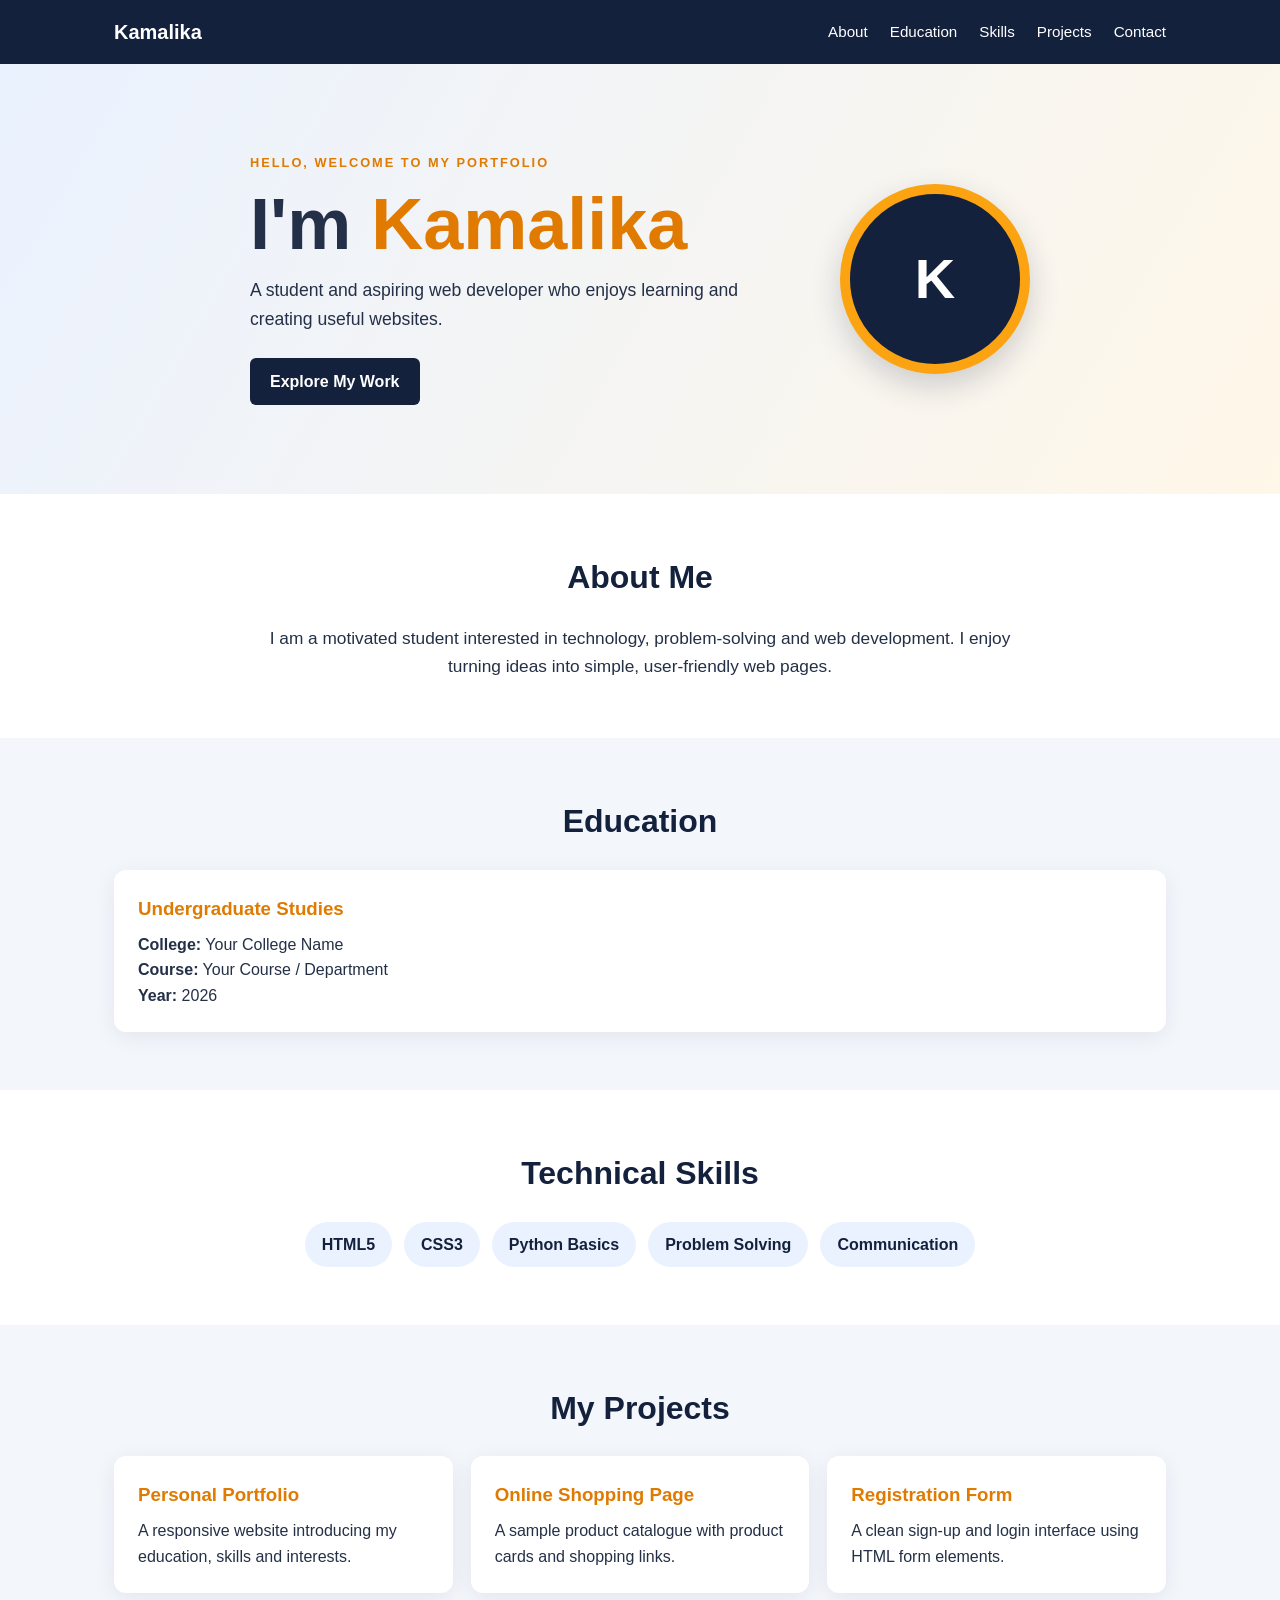
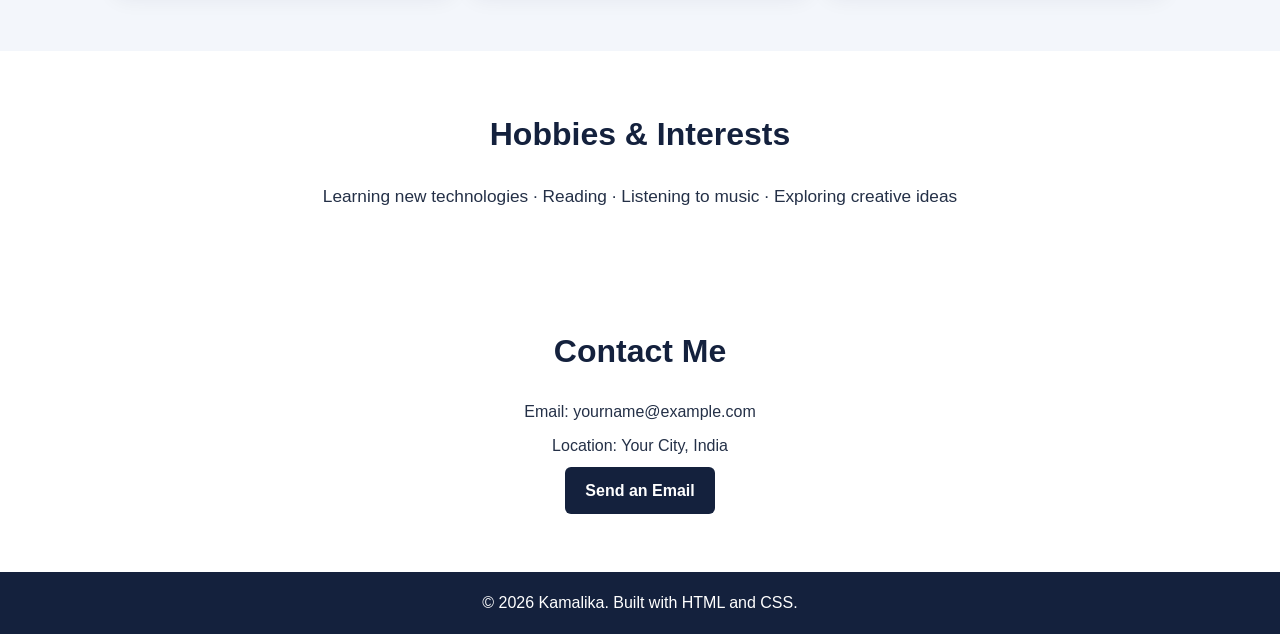
<file: WEB-DEVELOPMENT-ASSIGNMENT/Project-1-Personal-Portfolio/index.html>
<!DOCTYPE html>
<html lang="en">
<head>
  <meta charset="UTF-8">
  <meta name="viewport" content="width=device-width, initial-scale=1.0">
  <title>Personal Portfolio | Kamalika</title>
  <link rel="stylesheet" href="style.css">
</head>
<body>
  <header class="site-header">
    <nav class="navbar">
      <a class="logo" href="#home">Kamalika</a>
      <ul class="nav-links">
        <li><a href="#about">About</a></li><li><a href="#education">Education</a></li>
        <li><a href="#skills">Skills</a></li><li><a href="#projects">Projects</a></li><li><a href="#contact">Contact</a></li>
      </ul>
    </nav>
  </header>
  <main>
    <section class="hero" id="home">
      <div class="hero-content"><p class="eyebrow">Hello, welcome to my portfolio</p>
        <h1>I'm <span>Kamalika</span></h1><p class="intro">A student and aspiring web developer who enjoys learning and creating useful websites.</p>
        <a class="button" href="#projects">Explore My Work</a>
      </div>
      <div class="profile-mark" aria-label="Profile initial">K</div>
    </section>
    <section class="section" id="about"><h2>About Me</h2><p class="section-lead">I am a motivated student interested in technology, problem-solving and web development. I enjoy turning ideas into simple, user-friendly web pages.</p></section>
    <section class="section tinted" id="education"><h2>Education</h2><div class="card"><h3>Undergraduate Studies</h3><p><strong>College:</strong> Your College Name</p><p><strong>Course:</strong> Your Course / Department</p><p><strong>Year:</strong> 2026</p></div></section>
    <section class="section" id="skills"><h2>Technical Skills</h2><div class="chips"><span>HTML5</span><span>CSS3</span><span>Python Basics</span><span>Problem Solving</span><span>Communication</span></div></section>
    <section class="section tinted" id="projects"><h2>My Projects</h2><div class="cards"><article class="card"><h3>Personal Portfolio</h3><p>A responsive website introducing my education, skills and interests.</p></article><article class="card"><h3>Online Shopping Page</h3><p>A sample product catalogue with product cards and shopping links.</p></article><article class="card"><h3>Registration Form</h3><p>A clean sign-up and login interface using HTML form elements.</p></article></div></section>
    <section class="section" id="hobbies"><h2>Hobbies & Interests</h2><p class="section-lead">Learning new technologies · Reading · Listening to music · Exploring creative ideas</p></section>
    <section class="section contact" id="contact"><h2>Contact Me</h2><p>Email: yourname@example.com</p><p>Location: Your City, India</p><a class="button" href="mailto:yourname@example.com">Send an Email</a></section>
  </main>
  <footer><p>© 2026 Kamalika. Built with HTML and CSS.</p></footer>
</body>
</html>
</file>
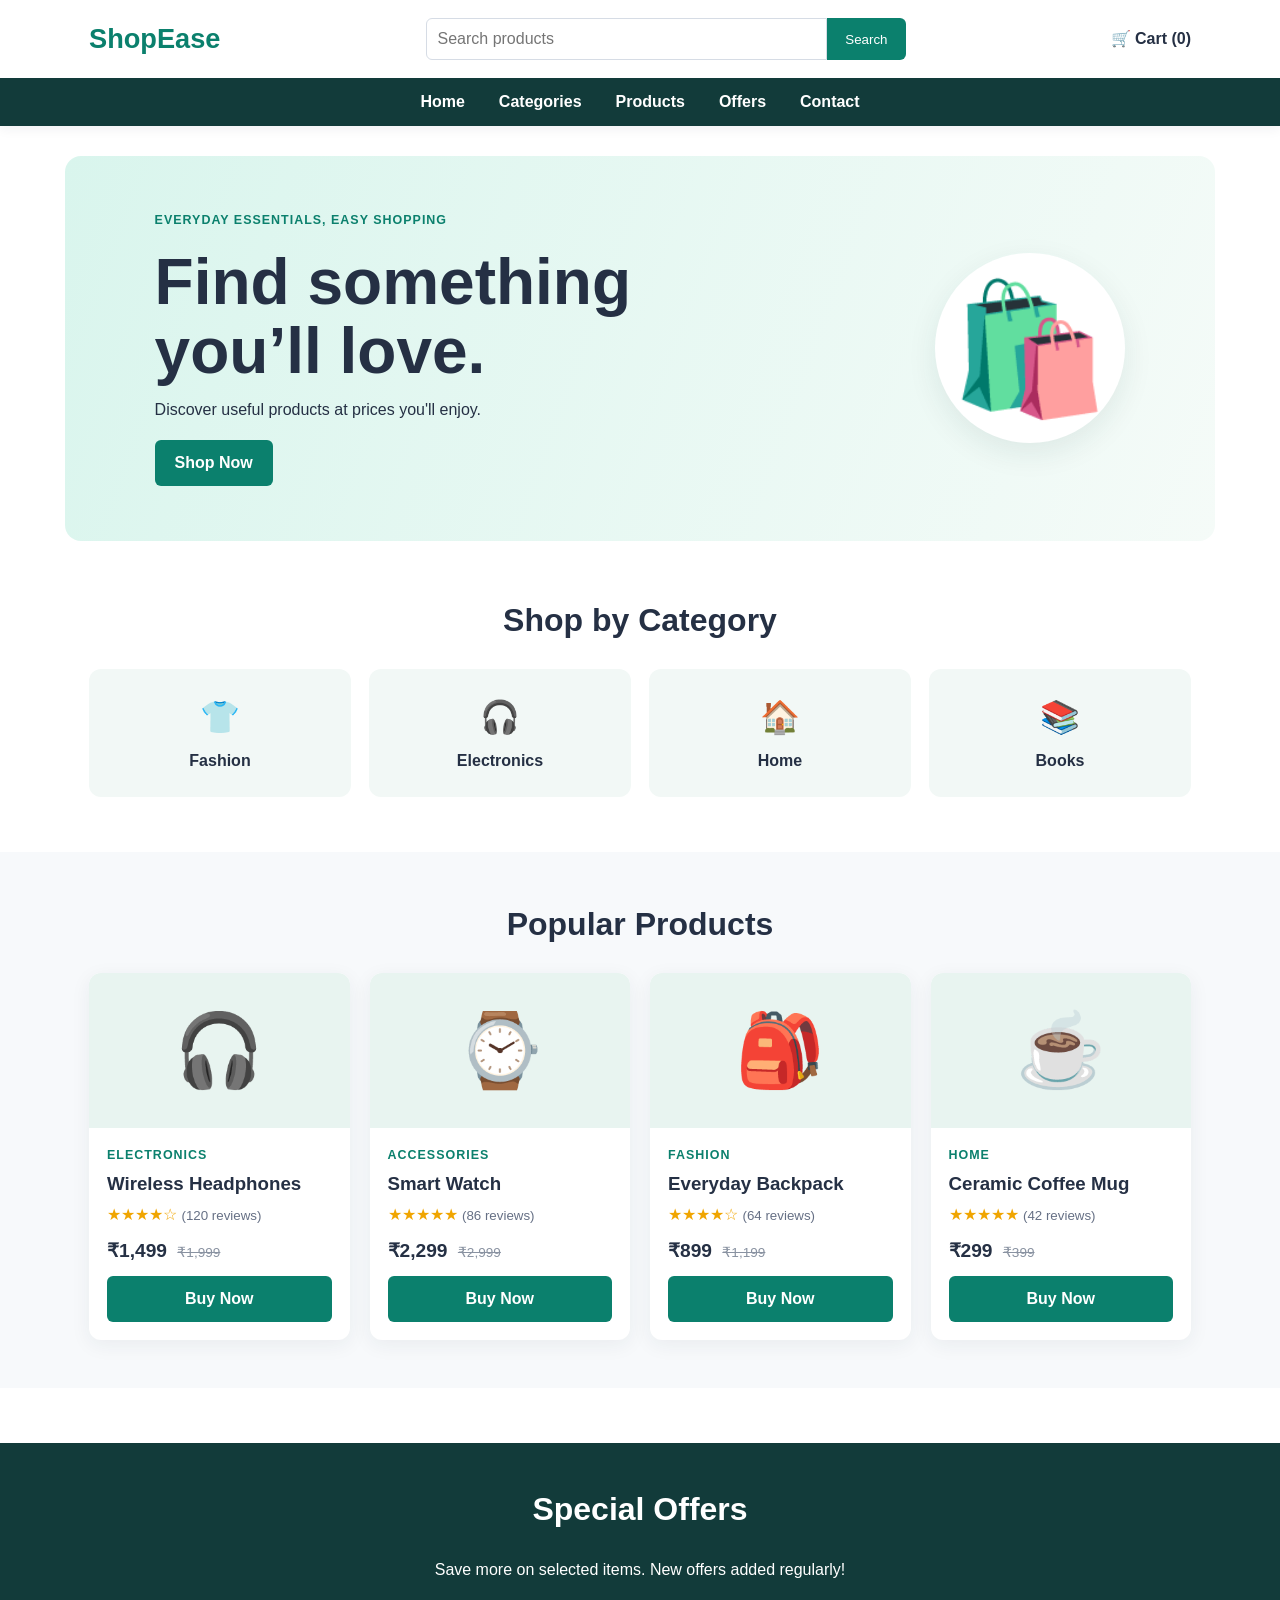
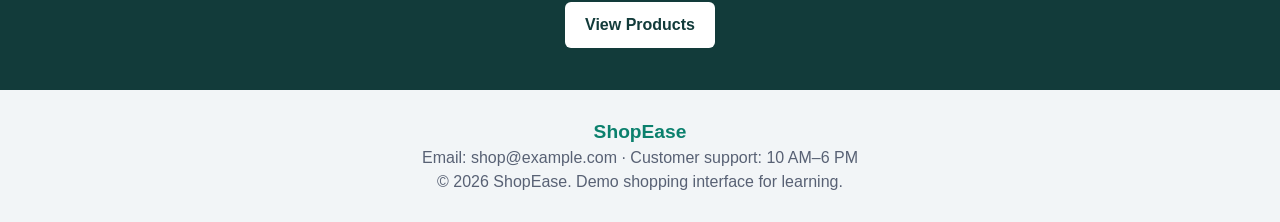
<file: WEB-DEVELOPMENT-ASSIGNMENT/Project-2-Online-Shopping/index.html>
<!DOCTYPE html>
<html lang="en">
<head><meta charset="UTF-8"><meta name="viewport" content="width=device-width, initial-scale=1.0"><title>ShopEase | Online Shopping</title><link rel="stylesheet" href="style.css"></head>
<body>
<header><div class="topbar"><a class="brand" href="#">ShopEase</a><form class="search" action="#"><label class="visually-hidden" for="search">Search products</label><input id="search" type="search" placeholder="Search products"><button type="submit">Search</button></form><a class="cart" href="#products">🛒 Cart (0)</a></div>
<nav><a href="#home">Home</a><a href="#categories">Categories</a><a href="#products">Products</a><a href="#offers">Offers</a><a href="#contact">Contact</a></nav></header>
<main>
<section class="banner" id="home"><div><p class="tag">Everyday essentials, easy shopping</p><h1>Find something<br>you’ll love.</h1><p>Discover useful products at prices you'll enjoy.</p><a class="primary" href="#products">Shop Now</a></div><div class="banner-art" aria-hidden="true">🛍️</div></section>
<section class="section" id="categories"><h2>Shop by Category</h2><div class="category-list"><a href="#products">👕<strong>Fashion</strong></a><a href="#products">🎧<strong>Electronics</strong></a><a href="#products">🏠<strong>Home</strong></a><a href="#products">📚<strong>Books</strong></a></div></section>
<section class="section products-section" id="products"><h2>Popular Products</h2><div class="products">
<article class="product"><div class="product-image">🎧</div><div class="product-info"><p class="category">Electronics</p><h3>Wireless Headphones</h3><p class="rating">★★★★☆ <small>(120 reviews)</small></p><p class="price">₹1,499 <del>₹1,999</del></p><a class="buy" href="mailto:shop@example.com?subject=Wireless%20Headphones">Buy Now</a></div></article>
<article class="product"><div class="product-image">⌚</div><div class="product-info"><p class="category">Accessories</p><h3>Smart Watch</h3><p class="rating">★★★★★ <small>(86 reviews)</small></p><p class="price">₹2,299 <del>₹2,999</del></p><a class="buy" href="mailto:shop@example.com?subject=Smart%20Watch">Buy Now</a></div></article>
<article class="product"><div class="product-image">🎒</div><div class="product-info"><p class="category">Fashion</p><h3>Everyday Backpack</h3><p class="rating">★★★★☆ <small>(64 reviews)</small></p><p class="price">₹899 <del>₹1,199</del></p><a class="buy" href="mailto:shop@example.com?subject=Backpack">Buy Now</a></div></article>
<article class="product"><div class="product-image">☕</div><div class="product-info"><p class="category">Home</p><h3>Ceramic Coffee Mug</h3><p class="rating">★★★★★ <small>(42 reviews)</small></p><p class="price">₹299 <del>₹399</del></p><a class="buy" href="mailto:shop@example.com?subject=Coffee%20Mug">Buy Now</a></div></article>
</div></section>
<section class="offer" id="offers"><h2>Special Offers</h2><p>Save more on selected items. New offers added regularly!</p><a class="primary light" href="#products">View Products</a></section>
</main>
<footer id="contact"><strong>ShopEase</strong><p>Email: shop@example.com · Customer support: 10 AM–6 PM</p><p>© 2026 ShopEase. Demo shopping interface for learning.</p></footer>
</body></html>
</file>
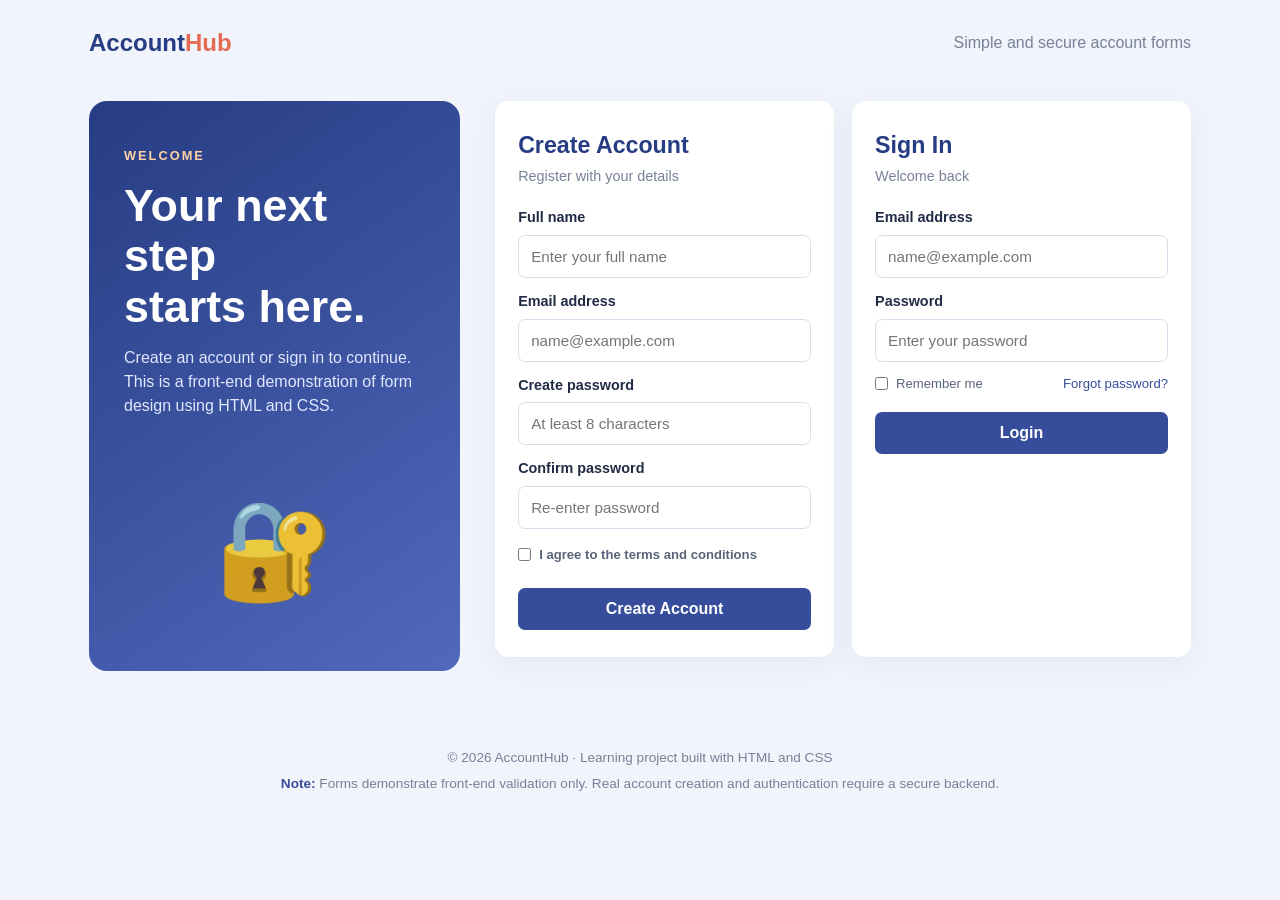
<file: WEB-DEVELOPMENT-ASSIGNMENT/Project-3-Registration-Login/index.html>
<!DOCTYPE html>
<html lang="en">
<head><meta charset="UTF-8"><meta name="viewport" content="width=device-width, initial-scale=1.0"><title>Account Access | Create Account & Login</title><link rel="stylesheet" href="style.css"></head>
<body>
<header><a class="brand" href="#">Account<span>Hub</span></a><p>Simple and secure account forms</p></header>
<main class="layout">
<section class="welcome"><p class="eyebrow">Welcome</p><h1>Your next step<br>starts here.</h1><p>Create an account or sign in to continue. This is a front-end demonstration of form design using HTML and CSS.</p><div class="welcome-icon">🔐</div></section>
<div class="forms">
<section class="form-card"><h2>Create Account</h2><p class="muted">Register with your details</p>
<form action="#" method="get">
<label for="fullname">Full name</label><input id="fullname" name="fullname" type="text" placeholder="Enter your full name" required>
<label for="email">Email address</label><input id="email" name="email" type="email" placeholder="name@example.com" required>
<label for="new-password">Create password</label><input id="new-password" name="password" type="password" placeholder="At least 8 characters" minlength="8" required>
<label for="confirm-password">Confirm password</label><input id="confirm-password" name="confirm-password" type="password" placeholder="Re-enter password" minlength="8" required>
<label class="check"><input type="checkbox" required> I agree to the terms and conditions</label>
<button type="submit">Create Account</button>
</form></section>
<section class="form-card login"><h2>Sign In</h2><p class="muted">Welcome back</p>
<form action="#" method="get">
<label for="login-email">Email address</label><input id="login-email" name="email" type="email" placeholder="name@example.com" required>
<label for="login-password">Password</label><input id="login-password" name="password" type="password" placeholder="Enter your password" required>
<div class="form-row"><label class="check"><input type="checkbox" name="remember"> Remember me</label><a href="mailto:support@example.com?subject=Password%20Reset">Forgot password?</a></div>
<button type="submit">Login</button>
</form></section>
</div></main>
<footer><p>© 2026 AccountHub · Learning project built with HTML and CSS</p><p><strong>Note:</strong> Forms demonstrate front-end validation only. Real account creation and authentication require a secure backend.</p></footer>
</body></html>
</file>
<file: WEB-DEVELOPMENT-ASSIGNMENT/Project-1-Personal-Portfolio/style.css>
*{box-sizing:border-box;margin:0;padding:0}html{scroll-behavior:smooth}body{font-family:Arial,Helvetica,sans-serif;line-height:1.6;color:#243047;background:#fff}.site-header{background:#14213d;color:#fff;position:sticky;top:0;z-index:5}.navbar{max-width:1100px;margin:auto;padding:16px 24px;display:flex;justify-content:space-between;align-items:center;gap:20px}.logo{color:#fff;font-size:1.25rem;font-weight:700;text-decoration:none}.nav-links{display:flex;gap:22px;list-style:none;flex-wrap:wrap}.nav-links a{color:#fff;text-decoration:none;font-size:.95rem}.nav-links a:hover{color:#fca311}.hero{min-height:430px;padding:70px 24px;display:flex;align-items:center;justify-content:center;gap:70px;background:linear-gradient(120deg,#eaf2ff,#fff7e8)}.hero-content{max-width:580px}.eyebrow{color:#e07a00;font-weight:700;text-transform:uppercase;letter-spacing:2px;font-size:.8rem}.hero h1{font-size:clamp(2.5rem,6vw,4.5rem);line-height:1.1;margin:12px 0}.hero h1 span{color:#e07a00}.intro{font-size:1.1rem;max-width:520px;margin-bottom:25px}.profile-mark{width:190px;height:190px;border-radius:50%;background:#14213d;color:#fff;display:grid;place-items:center;font-size:3.5rem;font-weight:700;border:10px solid #fca311;box-shadow:0 12px 30px #14213d30}.button{display:inline-block;background:#14213d;color:#fff;padding:11px 20px;border-radius:6px;text-decoration:none;font-weight:700;transition:transform .2s,background .2s}.button:hover{background:#e07a00;transform:translateY(-3px)}.section{padding:58px 24px;max-width:1100px;margin:auto}.section h2{text-align:center;font-size:2rem;margin-bottom:22px;color:#14213d}.section-lead{max-width:760px;margin:auto;text-align:center;font-size:1.08rem}.tinted{max-width:none;background:#f3f6fb}.tinted>*{max-width:1052px;margin-left:auto;margin-right:auto}.card{background:#fff;padding:24px;border-radius:12px;box-shadow:0 5px 22px #14213d12}.card h3{color:#e07a00;margin-bottom:8px}.chips{display:flex;justify-content:center;gap:12px;flex-wrap:wrap}.chips span{background:#eaf2ff;color:#14213d;padding:10px 17px;border-radius:30px;font-weight:700}.cards{display:grid;grid-template-columns:repeat(3,1fr);gap:18px}.contact{text-align:center}.contact p{margin:8px}footer{text-align:center;background:#14213d;color:#fff;padding:18px}@media(max-width:700px){.navbar{flex-direction:column}.nav-links{justify-content:center;gap:12px}.hero{flex-direction:column;text-align:center;gap:30px}.profile-mark{width:145px;height:145px;font-size:2.7rem}.cards{grid-template-columns:1fr}.section{padding:42px 20px}}
</file>
<file: WEB-DEVELOPMENT-ASSIGNMENT/Project-2-Online-Shopping/style.css>
*{box-sizing:border-box;margin:0;padding:0}html{scroll-behavior:smooth}body{font-family:Arial,Helvetica,sans-serif;color:#253044;line-height:1.5;background:#fff}header{background:#fff;box-shadow:0 2px 12px #17243a12}.topbar{max-width:1150px;margin:auto;padding:18px 24px;display:flex;align-items:center;justify-content:space-between;gap:20px}.brand{font-size:1.7rem;font-weight:800;color:#0b806d;text-decoration:none}.search{display:flex;max-width:480px;flex:1}.search input{min-width:0;flex:1;padding:11px;border:1px solid #d6dce5;border-radius:6px 0 0 6px;font-size:1rem}.search button{border:0;background:#0b806d;color:#fff;padding:0 18px;border-radius:0 6px 6px 0;cursor:pointer}.cart{color:#253044;text-decoration:none;font-weight:700}nav{display:flex;justify-content:center;gap:34px;padding:12px;background:#123b3a}nav a{color:#fff;text-decoration:none;font-weight:600}nav a:hover{color:#9be4d4}.banner{max-width:1150px;margin:30px auto;padding:55px 7%;border-radius:16px;background:linear-gradient(110deg,#d9f5ed,#f5fbf8);display:flex;align-items:center;justify-content:space-between;gap:30px}.tag,.category{color:#0b806d;font-weight:700;text-transform:uppercase;letter-spacing:1px;font-size:.78rem}.banner h1{font-size:clamp(2.4rem,5vw,4rem);line-height:1.08;margin:12px 0}.banner p{margin-bottom:18px}.banner-art{font-size:8rem;background:#fff;border-radius:50%;width:190px;height:190px;display:grid;place-items:center;box-shadow:0 10px 30px #123b3a16}.primary,.buy{display:inline-block;background:#0b806d;color:#fff;text-decoration:none;padding:11px 20px;border-radius:6px;font-weight:700}.primary:hover,.buy:hover{background:#075b4e}.section{max-width:1150px;margin:55px auto;padding:0 24px}.section h2,.offer h2{text-align:center;font-size:2rem;margin-bottom:25px}.category-list{display:grid;grid-template-columns:repeat(4,1fr);gap:18px}.category-list a{display:flex;flex-direction:column;align-items:center;gap:8px;padding:24px;background:#f2f8f6;border-radius:12px;color:#253044;text-decoration:none;font-size:2rem;transition:transform .2s}.category-list a:hover{transform:translateY(-5px)}.category-list strong{font-size:1rem}.products-section{background:#f7f9fb;max-width:none;padding:48px max(24px,calc((100% - 1102px)/2))}.products{display:grid;grid-template-columns:repeat(4,1fr);gap:20px}.product{background:#fff;border-radius:12px;overflow:hidden;box-shadow:0 5px 20px #1b2b4210}.product-image{height:155px;display:grid;place-items:center;background:#e8f4f0;font-size:4.5rem}.product-info{padding:18px}.product h3{margin:5px 0}.rating{color:#f0a500}.rating small{color:#667085}.price{font-weight:800;font-size:1.2rem;margin:10px 0}.price del{font-size:.85rem;color:#8992a1;font-weight:400;margin-left:5px}.buy{width:100%;text-align:center}.offer{text-align:center;background:#123b3a;color:#fff;padding:42px 20px}.offer p{margin-bottom:20px}.light{background:#fff;color:#123b3a}footer{text-align:center;padding:28px 15px;background:#f2f5f7;color:#586174}footer strong{font-size:1.2rem;color:#0b806d}.visually-hidden{position:absolute;width:1px;height:1px;padding:0;margin:-1px;overflow:hidden;clip:rect(0,0,0,0);white-space:nowrap;border:0}@media(max-width:800px){.products{grid-template-columns:repeat(2,1fr)}.category-list{grid-template-columns:repeat(2,1fr)}.banner-art{width:140px;height:140px;font-size:5.5rem}}@media(max-width:560px){.topbar{flex-wrap:wrap}.search{order:3;flex-basis:100%}nav{gap:15px;flex-wrap:wrap}.banner{margin:18px;padding:35px 24px;flex-direction:column;text-align:center}.products{grid-template-columns:1fr}.category-list{grid-template-columns:repeat(2,1fr)}}
</file>
<file: WEB-DEVELOPMENT-ASSIGNMENT/Project-3-Registration-Login/style.css>
*{box-sizing:border-box;margin:0;padding:0}body{font-family:Arial,Helvetica,sans-serif;background:#f1f4fb;color:#202b45;line-height:1.5}header{max-width:1150px;margin:auto;padding:25px 24px;display:flex;justify-content:space-between;align-items:center}.brand{font-size:1.5rem;font-weight:800;color:#263c83;text-decoration:none}.brand span{color:#e36b52}header p,.muted{color:#778198}.layout{max-width:1150px;margin:15px auto 55px;padding:0 24px;display:grid;grid-template-columns:.8fr 1.5fr;gap:35px;align-items:start}.welcome{background:linear-gradient(145deg,#263c83,#5069bb);color:#fff;border-radius:18px;padding:45px 35px;min-height:570px;position:relative;overflow:hidden}.eyebrow{color:#ffd2a6;text-transform:uppercase;letter-spacing:2px;font-size:.8rem;font-weight:700}.welcome h1{font-size:2.8rem;line-height:1.12;margin:15px 0}.welcome p:not(.eyebrow){color:#e1e7ff}.welcome-icon{font-size:6rem;text-align:center;margin-top:60px;opacity:.9}.forms{display:grid;grid-template-columns:1fr 1fr;gap:18px}.form-card{background:#fff;padding:27px 23px;border-radius:14px;box-shadow:0 8px 30px #263c8310}.form-card h2{font-size:1.45rem;color:#263c83}.muted{font-size:.9rem;margin:3px 0 20px}form>label{display:block;font-weight:700;font-size:.9rem;margin:13px 0 6px}input:not([type=checkbox]){width:100%;padding:12px;border:1px solid #d8deeb;border-radius:7px;font-size:.95rem;color:#202b45}input:focus{outline:2px solid #aab8ef;border-color:#5069bb}.check{display:flex;align-items:center;gap:8px;font-size:.82rem;color:#59647a;margin:16px 0}.check input{accent-color:#354d9a}.form-card button{width:100%;border:0;background:#354d9a;color:#fff;padding:12px;border-radius:7px;font-size:1rem;font-weight:700;cursor:pointer;margin-top:7px}.form-card button:hover{background:#263c83}.form-row{display:flex;justify-content:space-between;align-items:center;gap:8px}.form-row .check{margin:12px 0}.form-row a{font-size:.82rem;color:#354d9a;text-decoration:none}.form-row a:hover{text-decoration:underline}footer{text-align:center;padding:22px 18px;color:#778198;font-size:.85rem}footer p+p{margin-top:6px}footer strong{color:#354d9a}@media(max-width:900px){.layout{grid-template-columns:1fr}.welcome{min-height:300px}.welcome-icon{margin-top:15px}.forms{grid-template-columns:1fr 1fr}}@media(max-width:600px){header{align-items:flex-start;flex-direction:column;gap:4px}.forms{grid-template-columns:1fr}.layout{padding:0 15px}.welcome{padding:32px 25px}.welcome h1{font-size:2.3rem}}
</file>
